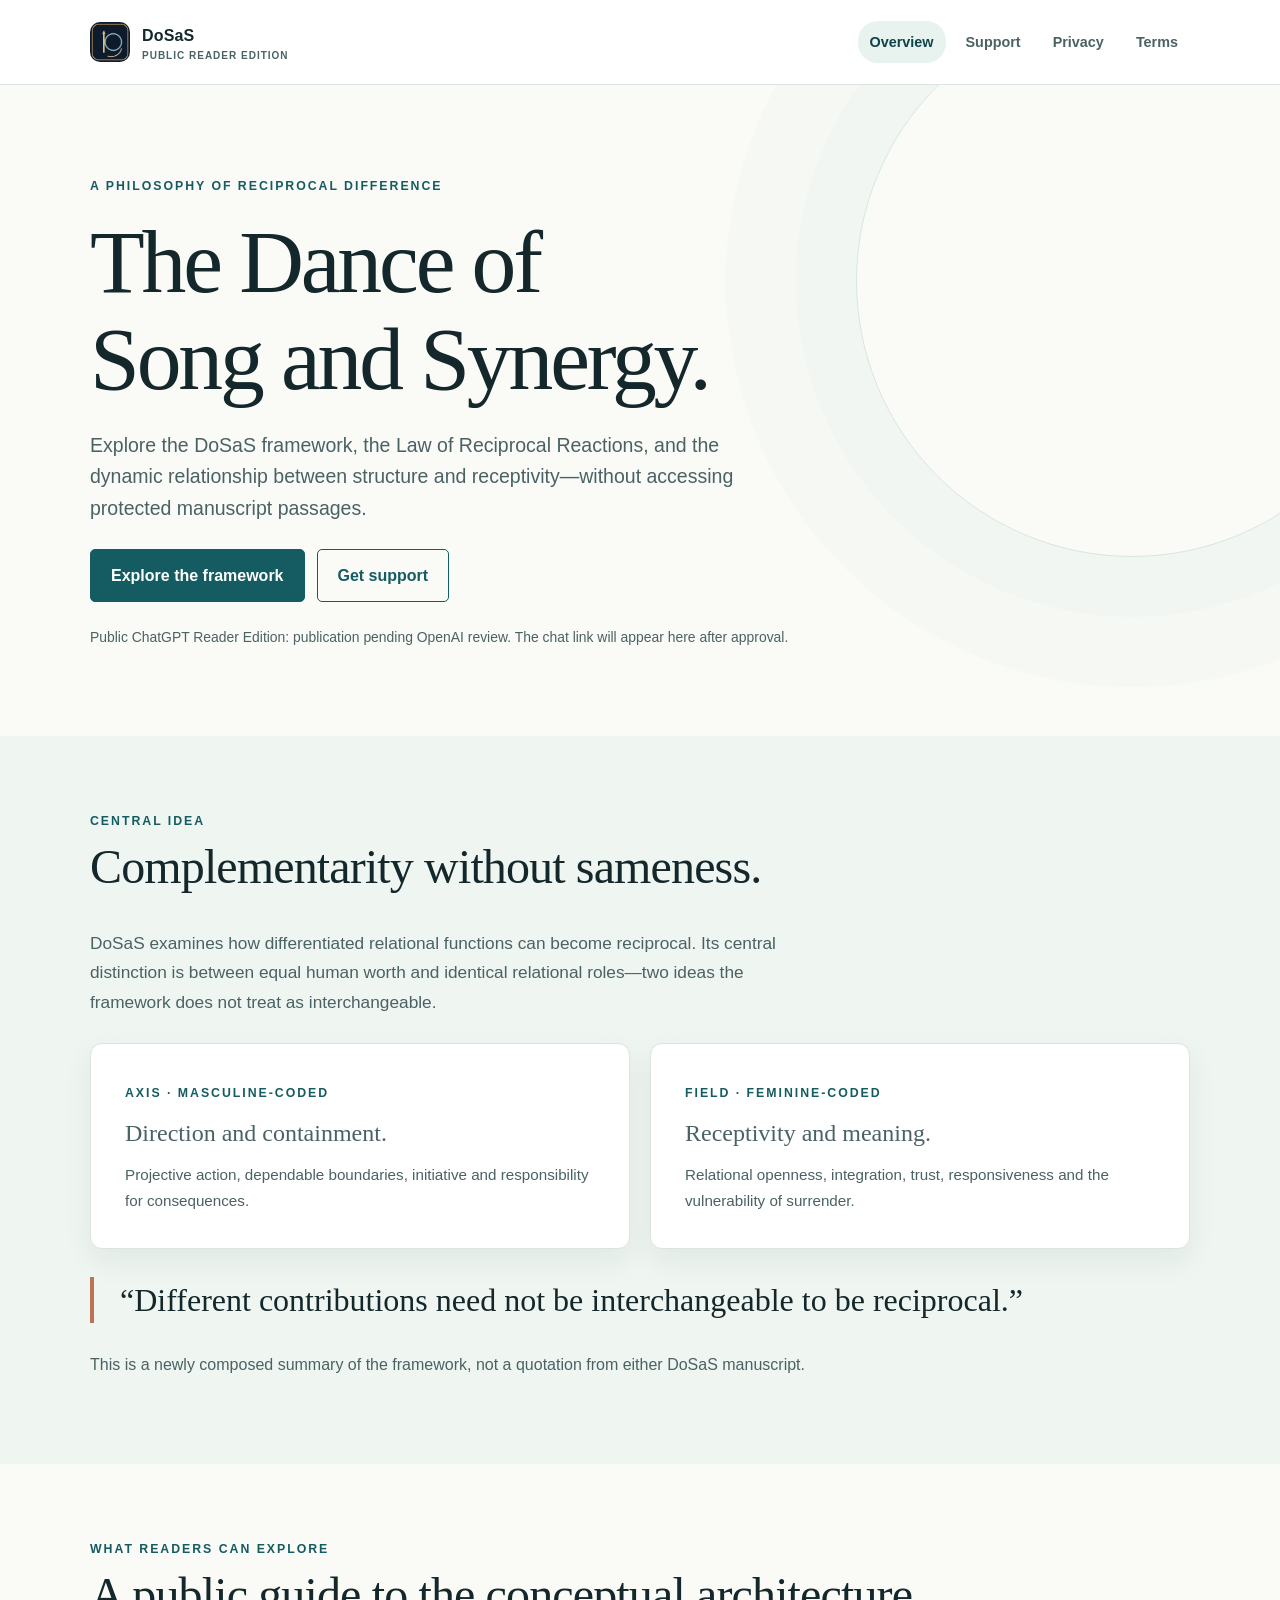
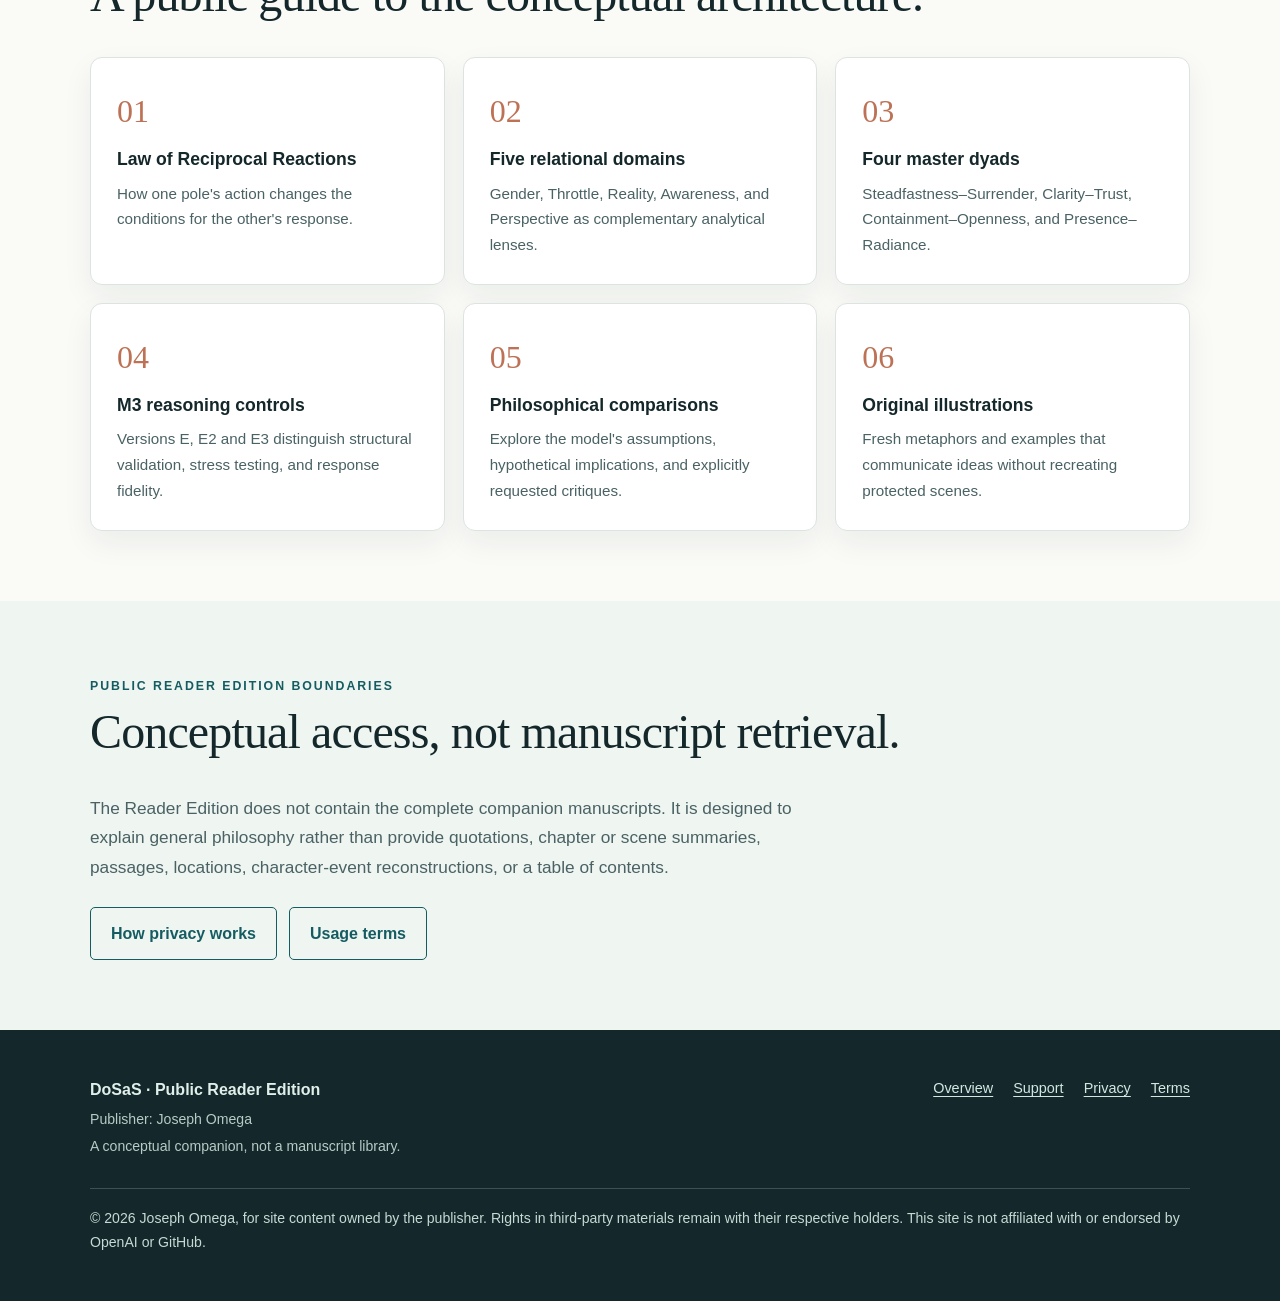
<file: index.html>
<!doctype html>
<html lang="en"><head>
<meta charset="utf-8"><meta name="viewport" content="width=device-width,initial-scale=1">
<meta name="color-scheme" content="light"><meta name="referrer" content="strict-origin-when-cross-origin">
<title>Overview · DoSaS Reader Edition</title>
<meta name="description" content="Learn about DoSaS, Axis–Field polarity and the Law of Reciprocal Reactions in the public Reader Edition.">
<link rel="icon" type="image/png" href="assets/dosas-reader.png">
<link rel="stylesheet" href="assets/styles.css">
</head><body>
<a class="skip" href="#main">Skip to content</a>
<header class="site-header"><div class="wrap nav">
<a class="brand" href="index.html" aria-label="DoSaS Reader Edition home"><img src="assets/dosas-reader.png" alt="" width="40" height="40"><span>DoSaS<small>Public Reader Edition</small></span></a>
<nav class="nav-links" aria-label="Primary"><a href="index.html" aria-current="page">Overview</a><a href="support.html">Support</a><a href="privacy.html">Privacy</a><a href="terms.html">Terms</a></nav></div></header>
<main id="main">
<section class="hero"><div class="wrap">
<span class="eyebrow">A philosophy of reciprocal difference</span>
<h1>The Dance of<br>Song and Synergy.</h1>
<p class="lead">Explore the DoSaS framework, the Law of Reciprocal Reactions, and the dynamic relationship between structure and receptivity—without accessing protected manuscript passages.</p>
<div class="buttons"><a class="btn" href="#framework">Explore the framework</a><a class="btn btn-light" href="support.html">Get support</a></div>
<p class="meta" style="margin-top:24px">Public ChatGPT Reader Edition: publication pending OpenAI review. The chat link will appear here after approval.</p>
</div></section>
<section class="section alt" id="framework"><div class="wrap"><span class="eyebrow">Central idea</span><h2>Complementarity without sameness.</h2><p class="section-intro">DoSaS examines how differentiated relational functions can become reciprocal. Its central distinction is between equal human worth and identical relational roles—two ideas the framework does not treat as interchangeable.</p>
<div class="duo"><div class="card"><span class="eyebrow">Axis · masculine-coded</span><p><strong>Direction and containment.</strong></p><p>Projective action, dependable boundaries, initiative and responsibility for consequences.</p></div><div class="card"><span class="eyebrow">Field · feminine-coded</span><p><strong>Receptivity and meaning.</strong></p><p>Relational openness, integration, trust, responsiveness and the vulnerability of surrender.</p></div></div>
<p class="quote">“Different contributions need not be interchangeable to be reciprocal.”</p>
<p class="muted">This is a newly composed summary of the framework, not a quotation from either DoSaS manuscript.</p></div></section>
<section class="section"><div class="wrap"><span class="eyebrow">What readers can explore</span><h2>A public guide to the conceptual architecture.</h2>
<div class="grid"><div class="card"><span class="n">01</span><h3>Law of Reciprocal Reactions</h3><p>How one pole's action changes the conditions for the other's response.</p></div><div class="card"><span class="n">02</span><h3>Five relational domains</h3><p>Gender, Throttle, Reality, Awareness, and Perspective as complementary analytical lenses.</p></div><div class="card"><span class="n">03</span><h3>Four master dyads</h3><p>Steadfastness–Surrender, Clarity–Trust, Containment–Openness, and Presence–Radiance.</p></div><div class="card"><span class="n">04</span><h3>M3 reasoning controls</h3><p>Versions E, E2 and E3 distinguish structural validation, stress testing, and response fidelity.</p></div><div class="card"><span class="n">05</span><h3>Philosophical comparisons</h3><p>Explore the model's assumptions, hypothetical implications, and explicitly requested critiques.</p></div><div class="card"><span class="n">06</span><h3>Original illustrations</h3><p>Fresh metaphors and examples that communicate ideas without recreating protected scenes.</p></div></div></div></section>
<section class="section alt"><div class="wrap"><span class="eyebrow">Public Reader Edition boundaries</span><h2>Conceptual access, not manuscript retrieval.</h2><p class="section-intro">The Reader Edition does not contain the complete companion manuscripts. It is designed to explain general philosophy rather than provide quotations, chapter or scene summaries, passages, locations, character-event reconstructions, or a table of contents.</p>
<div class="buttons"><a class="btn btn-light" href="privacy.html">How privacy works</a><a class="btn btn-light" href="terms.html">Usage terms</a></div></div></section>
</main>
<footer class="footer"><div class="wrap"><div class="footer-grid"><div><strong>DoSaS · Public Reader Edition</strong><p>Publisher: Joseph Omega</p><p>A conceptual companion, not a manuscript library.</p></div><nav class="footer-links" aria-label="Footer"><a href="index.html">Overview</a><a href="support.html">Support</a><a href="privacy.html">Privacy</a><a href="terms.html">Terms</a></nav></div><div class="legal">© 2026 Joseph Omega, for site content owned by the publisher. Rights in third-party materials remain with their respective holders. This site is not affiliated with or endorsed by OpenAI or GitHub.</div></div></footer>
</body></html>
</file>
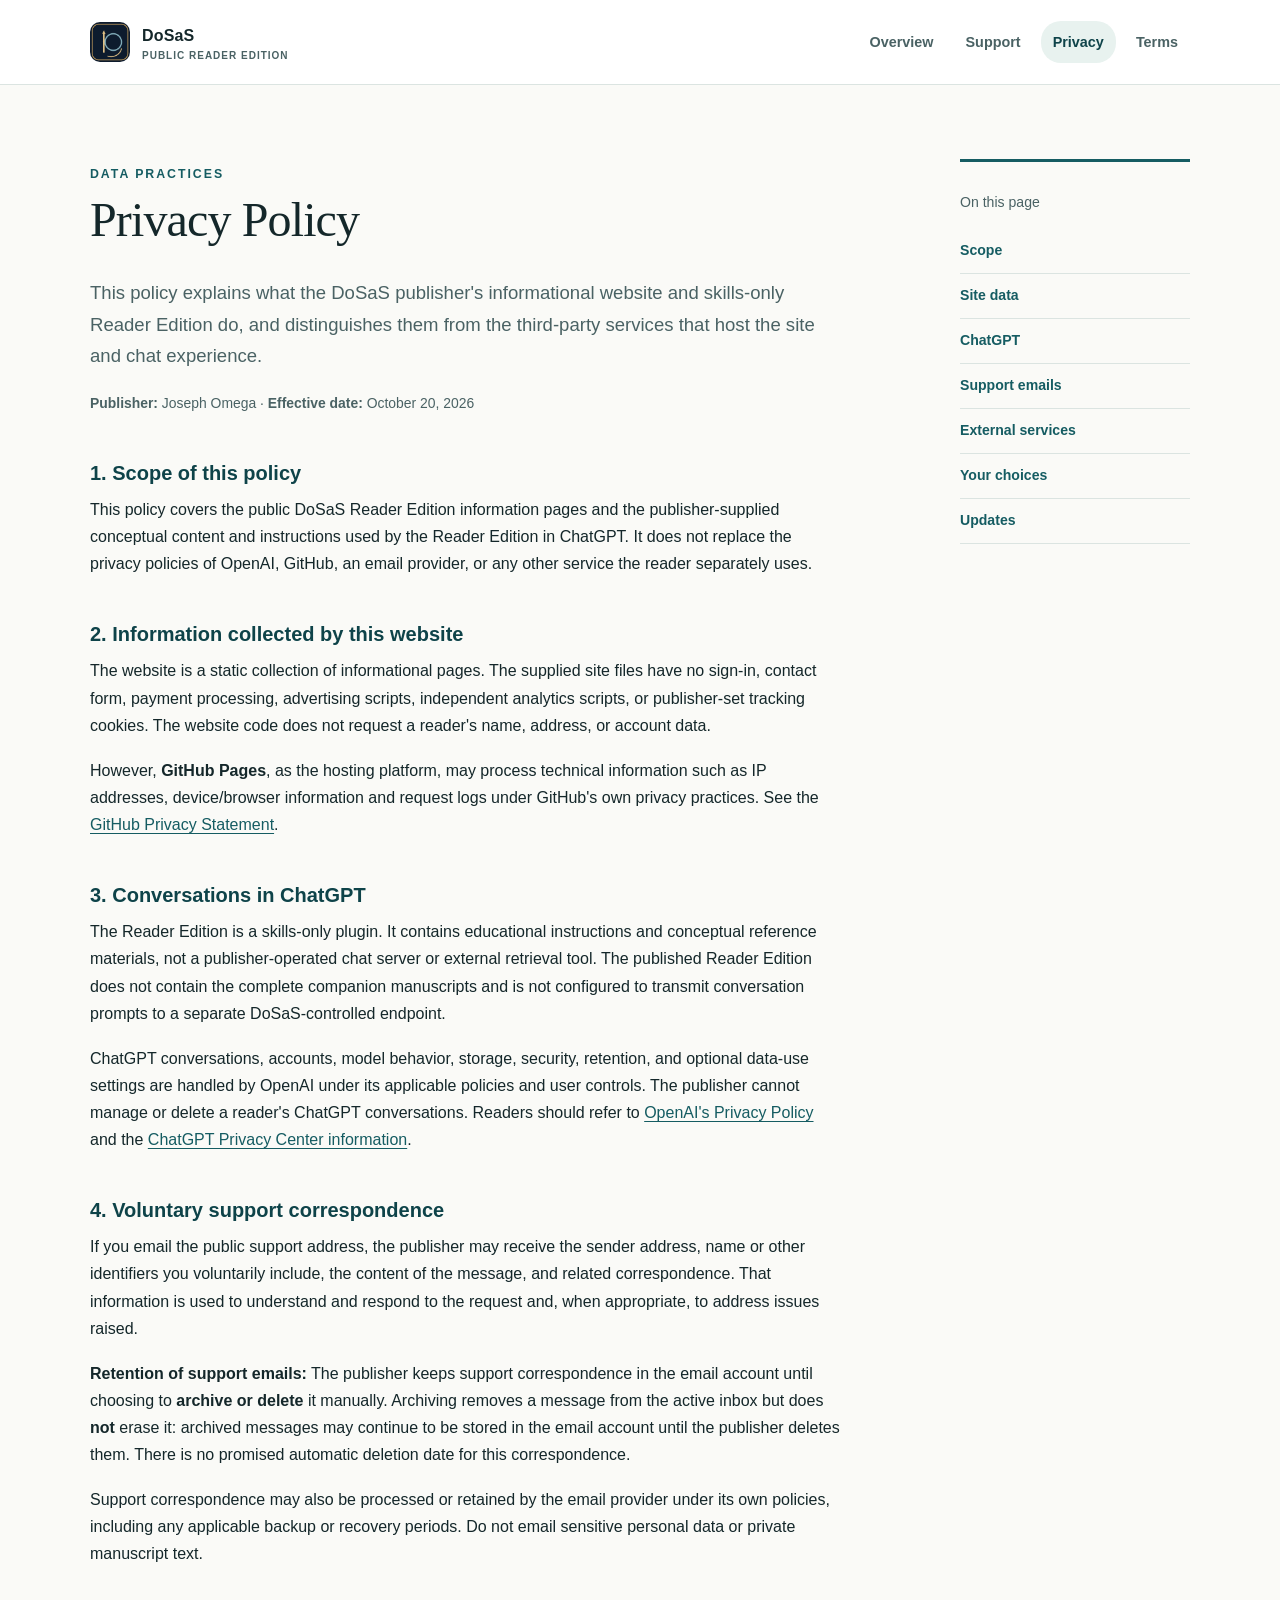
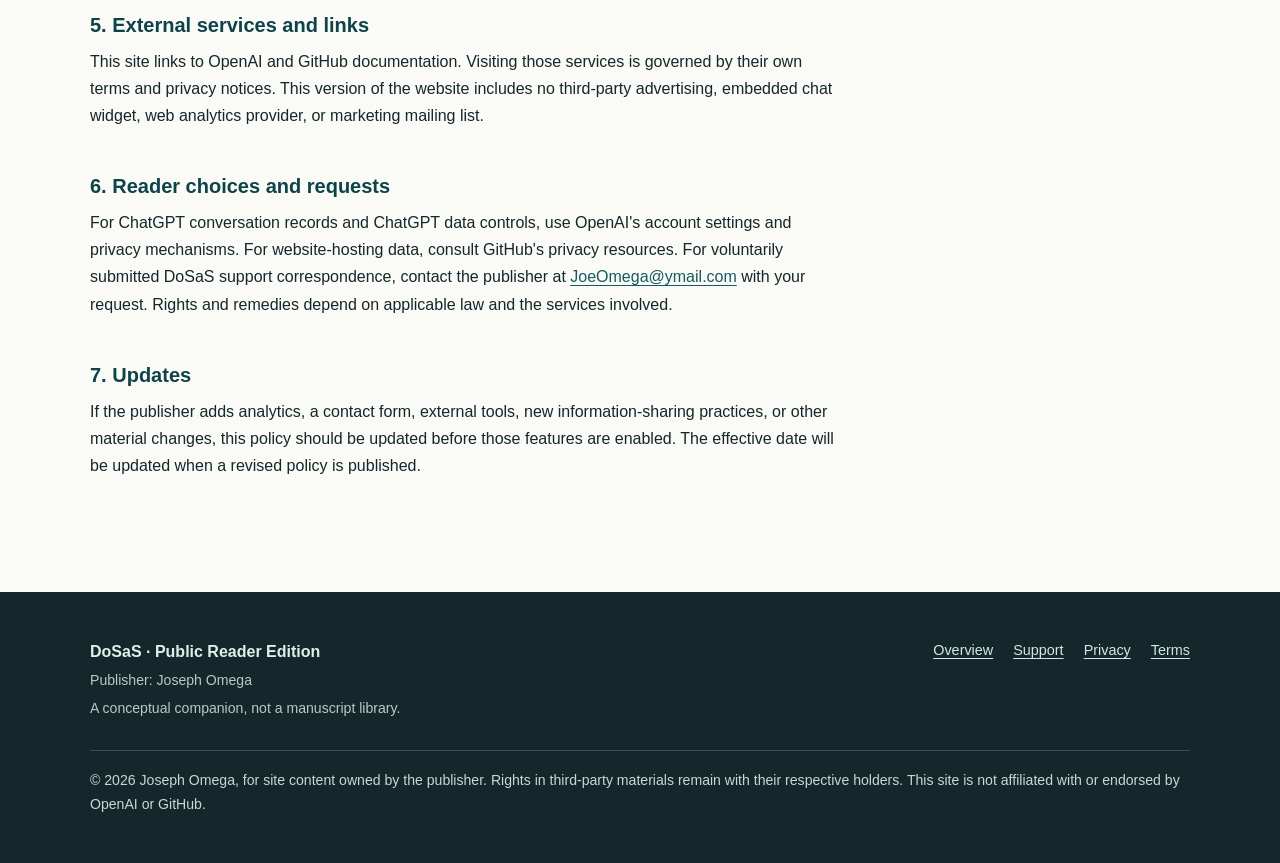
<file: privacy.html>
<!doctype html>
<html lang="en"><head>
<meta charset="utf-8"><meta name="viewport" content="width=device-width,initial-scale=1">
<meta name="color-scheme" content="light"><meta name="referrer" content="strict-origin-when-cross-origin">
<title>Privacy Policy · DoSaS Reader Edition</title>
<meta name="description" content="Privacy policy for the DoSaS public informational pages and skills-only ChatGPT Reader Edition.">
<link rel="icon" type="image/png" href="assets/dosas-reader.png">
<link rel="stylesheet" href="assets/styles.css">
</head><body>
<a class="skip" href="#main">Skip to content</a>
<header class="site-header"><div class="wrap nav">
<a class="brand" href="index.html" aria-label="DoSaS Reader Edition home"><img src="assets/dosas-reader.png" alt="" width="40" height="40"><span>DoSaS<small>Public Reader Edition</small></span></a>
<nav class="nav-links" aria-label="Primary"><a href="index.html">Overview</a><a href="support.html">Support</a><a href="privacy.html" aria-current="page">Privacy</a><a href="terms.html">Terms</a></nav></div></header>
<main id="main"><div class="wrap article-shell"><article class="article">
<span class="eyebrow">Data practices</span><h1>Privacy Policy</h1>
<p class="lede">This policy explains what the DoSaS publisher's informational website and skills-only Reader Edition do, and distinguishes them from the third-party services that host the site and chat experience.</p>
<p class="meta"><strong>Publisher:</strong> Joseph Omega · <strong>Effective date:</strong> <time datetime="2026-10-20">October 20, 2026</time></p>

<h2 id="scope">1. Scope of this policy</h2>
<p>This policy covers the public DoSaS Reader Edition information pages and the publisher-supplied conceptual content and instructions used by the Reader Edition in ChatGPT. It does not replace the privacy policies of OpenAI, GitHub, an email provider, or any other service the reader separately uses.</p>
<h2 id="site">2. Information collected by this website</h2>
<p>The website is a static collection of informational pages. The supplied site files have no sign-in, contact form, payment processing, advertising scripts, independent analytics scripts, or publisher-set tracking cookies. The website code does not request a reader's name, address, or account data.</p>
<p>However, <strong>GitHub Pages</strong>, as the hosting platform, may process technical information such as IP addresses, device/browser information and request logs under GitHub's own privacy practices. See the <a href="https://docs.github.com/en/site-policy/privacy-policies/github-general-privacy-statement" rel="noopener noreferrer">GitHub Privacy Statement</a>.</p>
<h2 id="chat">3. Conversations in ChatGPT</h2>
<p>The Reader Edition is a skills-only plugin. It contains educational instructions and conceptual reference materials, not a publisher-operated chat server or external retrieval tool. The published Reader Edition does not contain the complete companion manuscripts and is not configured to transmit conversation prompts to a separate DoSaS-controlled endpoint.</p>
<p>ChatGPT conversations, accounts, model behavior, storage, security, retention, and optional data-use settings are handled by OpenAI under its applicable policies and user controls. The publisher cannot manage or delete a reader's ChatGPT conversations. Readers should refer to <a href="https://openai.com/policies/privacy-policy/" rel="noopener noreferrer">OpenAI's Privacy Policy</a> and the <a href="https://help.openai.com/en/articles/20001488-privacy-center-in-chatgpt" rel="noopener noreferrer">ChatGPT Privacy Center information</a>.</p>
<h2 id="support">4. Voluntary support correspondence</h2>
<p>If you email the public support address, the publisher may receive the sender address, name or other identifiers you voluntarily include, the content of the message, and related correspondence. That information is used to understand and respond to the request and, when appropriate, to address issues raised.</p>
<p><strong>Retention of support emails:</strong> The publisher keeps support correspondence in the email account until choosing to <strong>archive or delete</strong> it manually. Archiving removes a message from the active inbox but does <strong>not</strong> erase it: archived messages may continue to be stored in the email account until the publisher deletes them. There is no promised automatic deletion date for this correspondence.</p>
<p>Support correspondence may also be processed or retained by the email provider under its own policies, including any applicable backup or recovery periods. Do not email sensitive personal data or private manuscript text.</p>
<h2 id="sharing">5. External services and links</h2>
<p>This site links to OpenAI and GitHub documentation. Visiting those services is governed by their own terms and privacy notices. This version of the website includes no third-party advertising, embedded chat widget, web analytics provider, or marketing mailing list.</p>
<h2 id="choices">6. Reader choices and requests</h2>
<p>For ChatGPT conversation records and ChatGPT data controls, use OpenAI's account settings and privacy mechanisms. For website-hosting data, consult GitHub's privacy resources. For voluntarily submitted DoSaS support correspondence, contact the publisher at <a href="mailto:JoeOmega@ymail.com">JoeOmega@ymail.com</a> with your request. Rights and remedies depend on applicable law and the services involved.</p>
<h2 id="updates">7. Updates</h2>
<p>If the publisher adds analytics, a contact form, external tools, new information-sharing practices, or other material changes, this policy should be updated before those features are enabled. The effective date will be updated when a revised policy is published.</p>
</article><aside class="sidebar" aria-label="On this page"><p>On this page</p><a href="#scope">Scope</a><a href="#site">Site data</a><a href="#chat">ChatGPT</a><a href="#support">Support emails</a><a href="#sharing">External services</a><a href="#choices">Your choices</a><a href="#updates">Updates</a></aside></div></main>
<footer class="footer"><div class="wrap"><div class="footer-grid"><div><strong>DoSaS · Public Reader Edition</strong><p>Publisher: Joseph Omega</p><p>A conceptual companion, not a manuscript library.</p></div><nav class="footer-links" aria-label="Footer"><a href="index.html">Overview</a><a href="support.html">Support</a><a href="privacy.html">Privacy</a><a href="terms.html">Terms</a></nav></div><div class="legal">© 2026 Joseph Omega, for site content owned by the publisher. Rights in third-party materials remain with their respective holders. This site is not affiliated with or endorsed by OpenAI or GitHub.</div></div></footer>
</body></html>
</file>
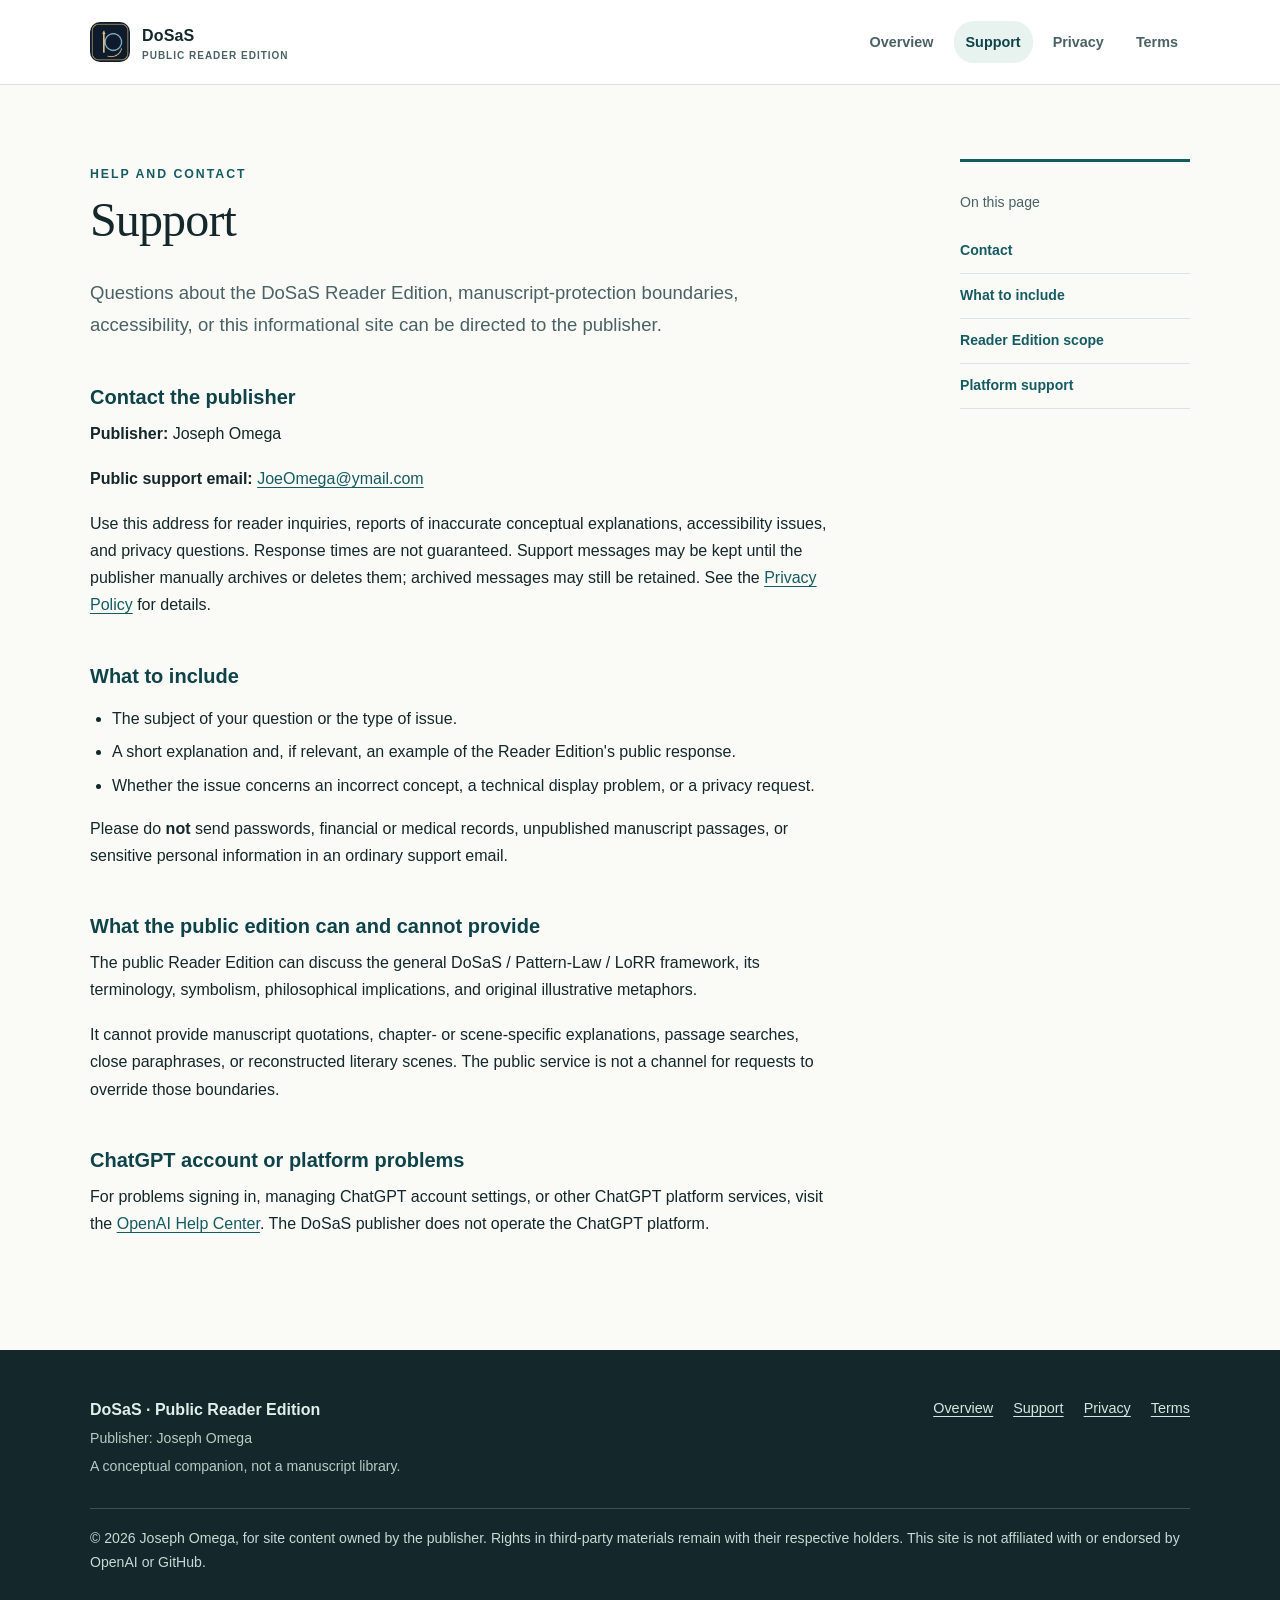
<file: support.html>
<!doctype html>
<html lang="en"><head>
<meta charset="utf-8"><meta name="viewport" content="width=device-width,initial-scale=1">
<meta name="color-scheme" content="light"><meta name="referrer" content="strict-origin-when-cross-origin">
<title>Support · DoSaS Reader Edition</title>
<meta name="description" content="Get help with the public DoSaS Reader Edition and understand its manuscript protection boundaries.">
<link rel="icon" type="image/png" href="assets/dosas-reader.png">
<link rel="stylesheet" href="assets/styles.css">
</head><body>
<a class="skip" href="#main">Skip to content</a>
<header class="site-header"><div class="wrap nav">
<a class="brand" href="index.html" aria-label="DoSaS Reader Edition home"><img src="assets/dosas-reader.png" alt="" width="40" height="40"><span>DoSaS<small>Public Reader Edition</small></span></a>
<nav class="nav-links" aria-label="Primary"><a href="index.html">Overview</a><a href="support.html" aria-current="page">Support</a><a href="privacy.html">Privacy</a><a href="terms.html">Terms</a></nav></div></header>
<main id="main"><div class="wrap article-shell"><article class="article">
<span class="eyebrow">Help and contact</span><h1>Support</h1>
<p class="lede">Questions about the DoSaS Reader Edition, manuscript-protection boundaries, accessibility, or this informational site can be directed to the publisher.</p>
<h2 id="contact">Contact the publisher</h2>
<p><strong>Publisher:</strong> Joseph Omega</p>
<p><strong>Public support email:</strong> <a href="mailto:JoeOmega@ymail.com">JoeOmega@ymail.com</a></p>
<p>Use this address for reader inquiries, reports of inaccurate conceptual explanations, accessibility issues, and privacy questions. Response times are not guaranteed. Support messages may be kept until the publisher manually archives or deletes them; archived messages may still be retained. See the <a href="privacy.html#support">Privacy Policy</a> for details.</p>
<h2 id="include">What to include</h2>
<ul><li>The subject of your question or the type of issue.</li><li>A short explanation and, if relevant, an example of the Reader Edition's public response.</li><li>Whether the issue concerns an incorrect concept, a technical display problem, or a privacy request.</li></ul>
<p>Please do <strong>not</strong> send passwords, financial or medical records, unpublished manuscript passages, or sensitive personal information in an ordinary support email.</p>
<h2 id="scope">What the public edition can and cannot provide</h2>
<p>The public Reader Edition can discuss the general DoSaS / Pattern-Law / LoRR framework, its terminology, symbolism, philosophical implications, and original illustrative metaphors.</p>
<p>It cannot provide manuscript quotations, chapter- or scene-specific explanations, passage searches, close paraphrases, or reconstructed literary scenes. The public service is not a channel for requests to override those boundaries.</p>
<h2 id="chatgpt">ChatGPT account or platform problems</h2>
<p>For problems signing in, managing ChatGPT account settings, or other ChatGPT platform services, visit the <a href="https://help.openai.com/" rel="noopener noreferrer">OpenAI Help Center</a>. The DoSaS publisher does not operate the ChatGPT platform.</p>
</article><aside class="sidebar" aria-label="On this page"><p>On this page</p><a href="#contact">Contact</a><a href="#include">What to include</a><a href="#scope">Reader Edition scope</a><a href="#chatgpt">Platform support</a></aside></div></main>
<footer class="footer"><div class="wrap"><div class="footer-grid"><div><strong>DoSaS · Public Reader Edition</strong><p>Publisher: Joseph Omega</p><p>A conceptual companion, not a manuscript library.</p></div><nav class="footer-links" aria-label="Footer"><a href="index.html">Overview</a><a href="support.html">Support</a><a href="privacy.html">Privacy</a><a href="terms.html">Terms</a></nav></div><div class="legal">© 2026 Joseph Omega, for site content owned by the publisher. Rights in third-party materials remain with their respective holders. This site is not affiliated with or endorsed by OpenAI or GitHub.</div></div></footer>
</body></html>
</file>
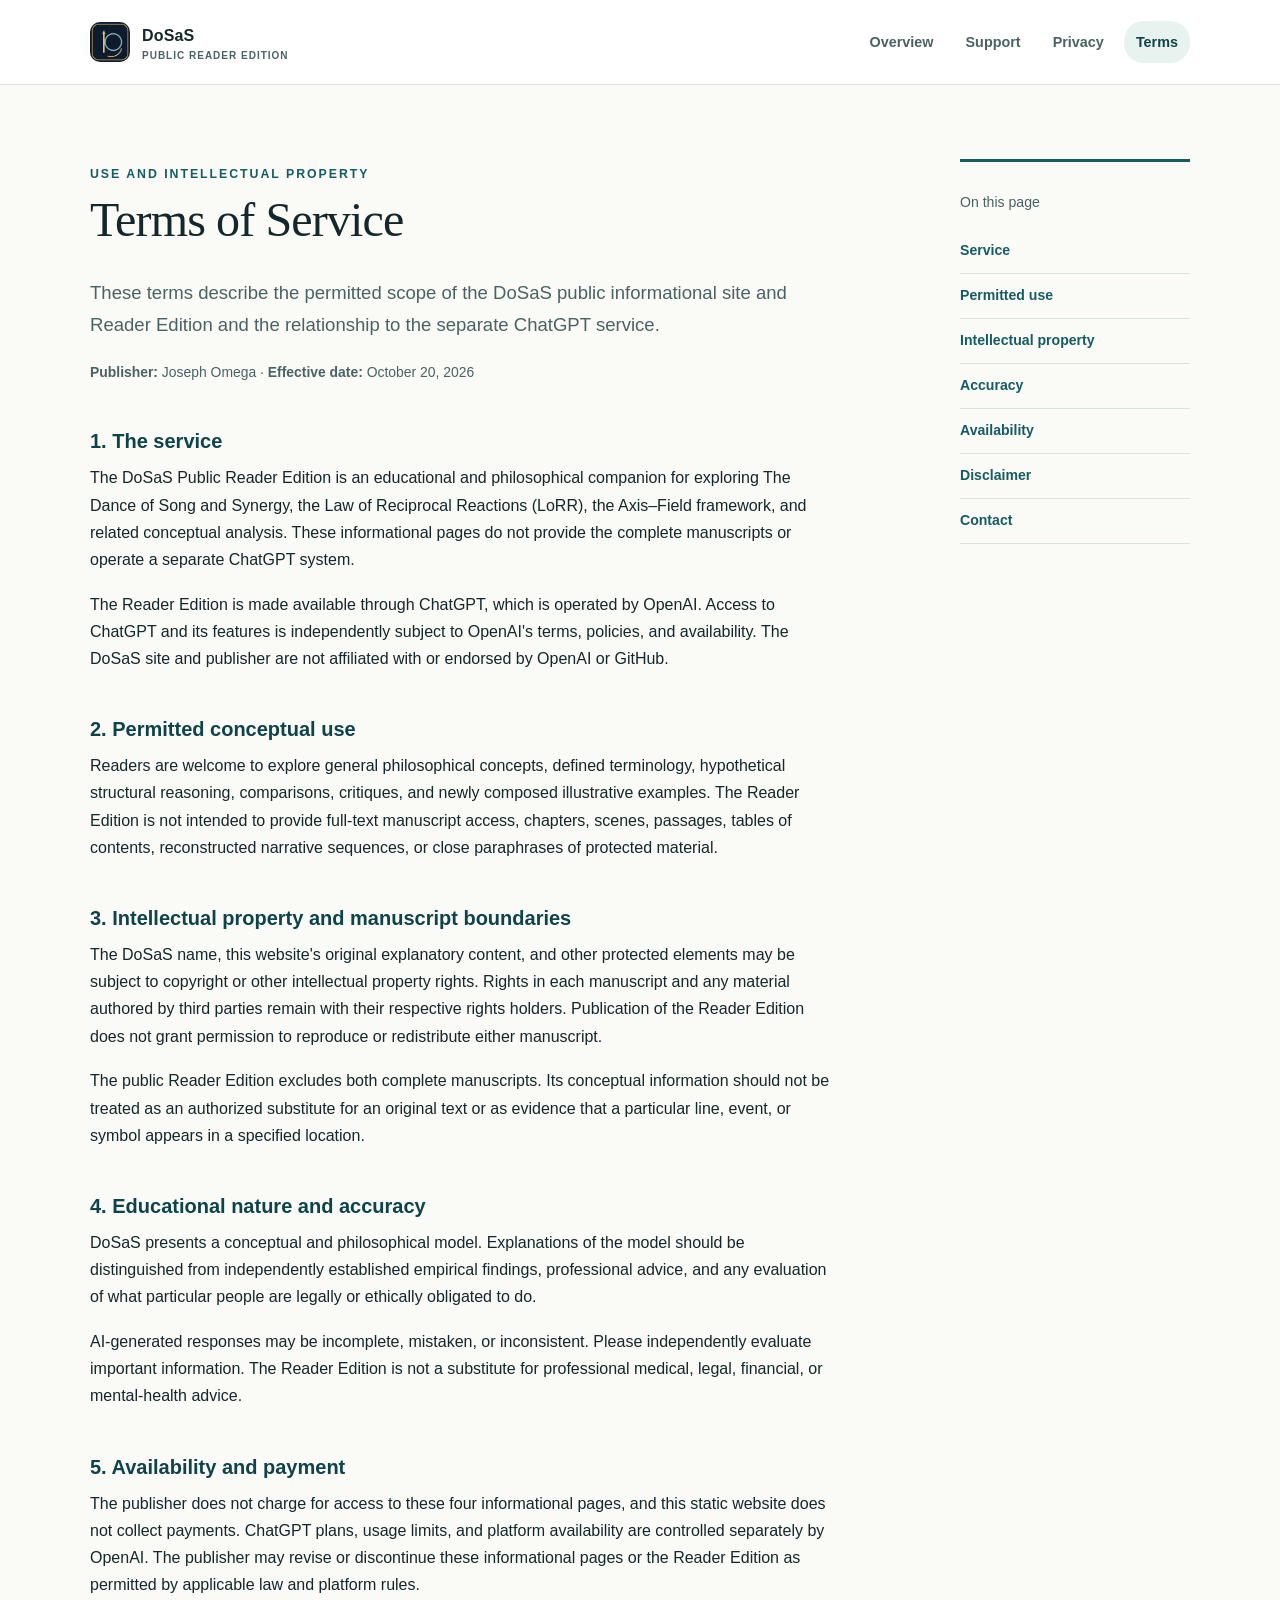
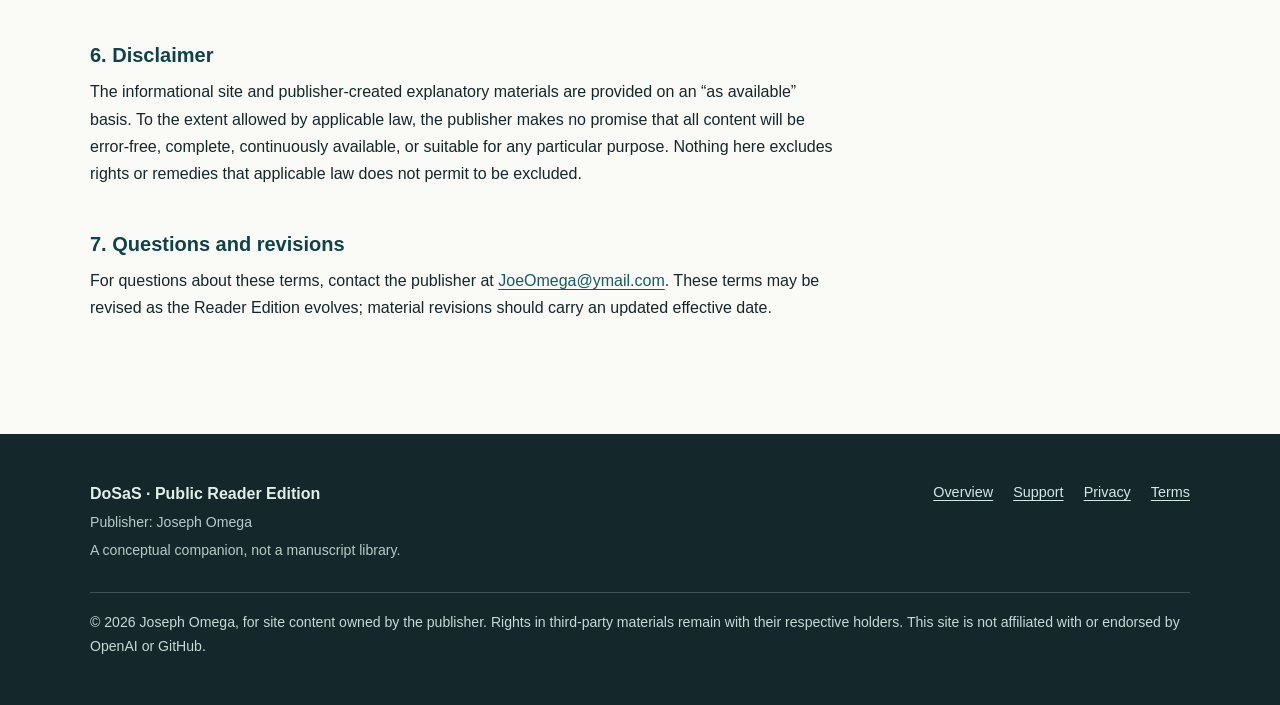
<file: terms.html>
<!doctype html>
<html lang="en"><head>
<meta charset="utf-8"><meta name="viewport" content="width=device-width,initial-scale=1">
<meta name="color-scheme" content="light"><meta name="referrer" content="strict-origin-when-cross-origin">
<title>Terms of Service · DoSaS Reader Edition</title>
<meta name="description" content="Terms for DoSaS Public Reader Edition, educational use and manuscript-protection boundaries.">
<link rel="icon" type="image/png" href="assets/dosas-reader.png">
<link rel="stylesheet" href="assets/styles.css">
</head><body>
<a class="skip" href="#main">Skip to content</a>
<header class="site-header"><div class="wrap nav">
<a class="brand" href="index.html" aria-label="DoSaS Reader Edition home"><img src="assets/dosas-reader.png" alt="" width="40" height="40"><span>DoSaS<small>Public Reader Edition</small></span></a>
<nav class="nav-links" aria-label="Primary"><a href="index.html">Overview</a><a href="support.html">Support</a><a href="privacy.html">Privacy</a><a href="terms.html" aria-current="page">Terms</a></nav></div></header>
<main id="main"><div class="wrap article-shell"><article class="article">
<span class="eyebrow">Use and intellectual property</span><h1>Terms of Service</h1>
<p class="lede">These terms describe the permitted scope of the DoSaS public informational site and Reader Edition and the relationship to the separate ChatGPT service.</p>
<p class="meta"><strong>Publisher:</strong> Joseph Omega · <strong>Effective date:</strong> <time datetime="2026-10-20">October 20, 2026</time></p>

<h2 id="service">1. The service</h2>
<p>The DoSaS Public Reader Edition is an educational and philosophical companion for exploring The Dance of Song and Synergy, the Law of Reciprocal Reactions (LoRR), the Axis–Field framework, and related conceptual analysis. These informational pages do not provide the complete manuscripts or operate a separate ChatGPT system.</p>
<p>The Reader Edition is made available through ChatGPT, which is operated by OpenAI. Access to ChatGPT and its features is independently subject to OpenAI's terms, policies, and availability. The DoSaS site and publisher are not affiliated with or endorsed by OpenAI or GitHub.</p>
<h2 id="permitted">2. Permitted conceptual use</h2>
<p>Readers are welcome to explore general philosophical concepts, defined terminology, hypothetical structural reasoning, comparisons, critiques, and newly composed illustrative examples. The Reader Edition is not intended to provide full-text manuscript access, chapters, scenes, passages, tables of contents, reconstructed narrative sequences, or close paraphrases of protected material.</p>
<h2 id="ip">3. Intellectual property and manuscript boundaries</h2>
<p>The DoSaS name, this website's original explanatory content, and other protected elements may be subject to copyright or other intellectual property rights. Rights in each manuscript and any material authored by third parties remain with their respective rights holders. Publication of the Reader Edition does not grant permission to reproduce or redistribute either manuscript.</p>
<p>The public Reader Edition excludes both complete manuscripts. Its conceptual information should not be treated as an authorized substitute for an original text or as evidence that a particular line, event, or symbol appears in a specified location.</p>
<h2 id="accuracy">4. Educational nature and accuracy</h2>
<p>DoSaS presents a conceptual and philosophical model. Explanations of the model should be distinguished from independently established empirical findings, professional advice, and any evaluation of what particular people are legally or ethically obligated to do.</p>
<p>AI-generated responses may be incomplete, mistaken, or inconsistent. Please independently evaluate important information. The Reader Edition is not a substitute for professional medical, legal, financial, or mental-health advice.</p>
<h2 id="availability">5. Availability and payment</h2>
<p>The publisher does not charge for access to these four informational pages, and this static website does not collect payments. ChatGPT plans, usage limits, and platform availability are controlled separately by OpenAI. The publisher may revise or discontinue these informational pages or the Reader Edition as permitted by applicable law and platform rules.</p>
<h2 id="disclaimers">6. Disclaimer</h2>
<p>The informational site and publisher-created explanatory materials are provided on an “as available” basis. To the extent allowed by applicable law, the publisher makes no promise that all content will be error-free, complete, continuously available, or suitable for any particular purpose. Nothing here excludes rights or remedies that applicable law does not permit to be excluded.</p>
<h2 id="contact">7. Questions and revisions</h2>
<p>For questions about these terms, contact the publisher at <a href="mailto:JoeOmega@ymail.com">JoeOmega@ymail.com</a>. These terms may be revised as the Reader Edition evolves; material revisions should carry an updated effective date.</p>
</article><aside class="sidebar" aria-label="On this page"><p>On this page</p><a href="#service">Service</a><a href="#permitted">Permitted use</a><a href="#ip">Intellectual property</a><a href="#accuracy">Accuracy</a><a href="#availability">Availability</a><a href="#disclaimers">Disclaimer</a><a href="#contact">Contact</a></aside></div></main>
<footer class="footer"><div class="wrap"><div class="footer-grid"><div><strong>DoSaS · Public Reader Edition</strong><p>Publisher: Joseph Omega</p><p>A conceptual companion, not a manuscript library.</p></div><nav class="footer-links" aria-label="Footer"><a href="index.html">Overview</a><a href="support.html">Support</a><a href="privacy.html">Privacy</a><a href="terms.html">Terms</a></nav></div><div class="legal">© 2026 Joseph Omega, for site content owned by the publisher. Rights in third-party materials remain with their respective holders. This site is not affiliated with or endorsed by OpenAI or GitHub.</div></div></footer>
</body></html>
</file>
<file: assets/styles.css>
:root{--ink:#14272a;--secondary:#4a6264;--sea:#155c62;--ocean:#0e4349;--paper:#fafaf7;--white:#fff;--soft:#e8f2ef;--line:#dbe4e1;--warm:#bd7256;--sans:ui-sans-serif,-apple-system,BlinkMacSystemFont,"Segoe UI",Arial,sans-serif;--serif:Georgia,"Times New Roman",serif}
*{box-sizing:border-box}html{scroll-behavior:smooth}body{margin:0;background:var(--paper);color:var(--ink);font-family:var(--sans);font-size:16px;line-height:1.7;-webkit-font-smoothing:antialiased}
a{color:var(--sea);text-underline-offset:3px}a:focus-visible,button:focus-visible{outline:3px solid var(--warm);outline-offset:3px}.skip{position:absolute;top:-70px;left:12px;padding:10px;background:#fff;z-index:100}.skip:focus{top:12px}
.wrap{width:min(1100px,calc(100% - 48px));margin:0 auto}.site-header{background:#fff;border-bottom:1px solid var(--line)}.nav{display:flex;justify-content:space-between;align-items:center;gap:20px;min-height:84px}.brand{display:flex;align-items:center;gap:12px;text-decoration:none;color:var(--ink);font-weight:800;letter-spacing:.01em;white-space:nowrap}.brand img{width:40px;height:40px;border-radius:10px}.brand small{display:block;font-size:10px;font-weight:600;color:var(--secondary);text-transform:uppercase;letter-spacing:.10em;line-height:1.2}.nav-links{display:flex;flex-wrap:wrap;align-items:center;gap:8px}.nav-links a{text-decoration:none;color:var(--secondary);font-size:.9rem;font-weight:650;padding:9px 12px;border-radius:20px}.nav-links a:hover,.nav-links a[aria-current="page"]{background:var(--soft);color:var(--ocean)}
.eyebrow{font-size:.77rem;font-weight:800;text-transform:uppercase;letter-spacing:.16em;color:var(--sea)}.hero{padding:86px 0 72px;position:relative;overflow:hidden}.hero:before{content:"";position:absolute;right:-10vw;top:-80px;width:550px;height:550px;border:1px solid #d4e7e1;border-radius:50%;box-shadow:0 0 0 60px #eaf2ef66,0 0 0 130px #e7efea44;pointer-events:none}.hero .wrap{position:relative}.hero h1{font-family:var(--serif);font-weight:500;line-height:1.08;font-size:clamp(3.1rem,7vw,5.9rem);max-width:800px;letter-spacing:-.035em;margin:.18em 0 .25em}.hero .lead{max-width:680px;font-size:1.22rem;color:var(--secondary);line-height:1.6}.muted{color:var(--secondary)}.btn{display:inline-flex;align-items:center;justify-content:center;padding:12px 20px;border:1px solid var(--sea);border-radius:5px;text-decoration:none;font-weight:700;background:var(--sea);color:#fff}.btn:hover{background:var(--ocean);color:#fff}.btn-light{background:transparent;color:var(--sea)}.btn-light:hover{background:var(--soft);color:var(--sea)}.buttons{display:flex;flex-wrap:wrap;gap:12px;margin-top:25px}
.notice{display:inline-flex;gap:8px;align-items:center;font-size:.82rem;padding:7px 12px;background:var(--soft);border:1px solid var(--line);color:#225b58;border-radius:999px;font-weight:700}.section{padding:70px 0}.section.alt{background:#eff5f1}.section h2,.article h1{font-family:var(--serif);font-size:clamp(2rem,4vw,3rem);font-weight:500;line-height:1.2;letter-spacing:-.018em;margin:.1em 0 .7em}.section-intro{max-width:730px;color:var(--secondary);font-size:1.08rem}.grid{display:grid;grid-template-columns:repeat(3,minmax(0,1fr));gap:18px;margin-top:29px}.card{background:#fff;border:1px solid var(--line);border-radius:12px;padding:26px;box-shadow:0 12px 30px #173b3510}.card .n{display:block;font-family:var(--serif);font-size:2rem;color:var(--warm);margin-bottom:9px}.card h3{margin:0 0 10px;font-size:1.1rem;line-height:1.3}.card p{margin:0;color:var(--secondary);font-size:.95rem}.duo{display:grid;grid-template-columns:1fr 1fr;gap:20px;margin-top:26px}.duo .card{padding:34px}.duo strong{font-family:var(--serif);font-size:1.5rem;font-weight:500}.duo p{margin-top:8px}.quote{font-family:var(--serif);font-size:clamp(1.3rem,3vw,2rem);line-height:1.45;border-left:4px solid var(--warm);padding-left:26px;margin:28px 0}
.article-shell{display:grid;grid-template-columns:minmax(0,1fr) 230px;gap:60px;padding:74px 0 95px}.article{max-width:750px}.article .lede{font-size:1.16rem;color:var(--secondary);margin-top:-5px}.article h2{margin:2.2em 0 .5em;font-size:1.25rem;color:var(--ocean);line-height:1.3}.article p{margin:.55em 0 1.1em}.article ul{padding-left:22px}.article li{margin:.4em 0}.sidebar{align-self:start;position:sticky;top:35px;border-top:3px solid var(--sea);padding-top:15px}.sidebar p{font-size:.88rem;color:var(--secondary)}.sidebar a{display:block;text-decoration:none;padding:10px 0;border-bottom:1px solid var(--line);font-size:.88rem;font-weight:700}.callout{border-left:4px solid var(--sea);background:#eef5f2;border-radius:0 8px 8px 0;padding:16px 20px;margin:25px 0}.callout strong{display:block}.prelaunch{border-left-color:var(--warm);background:#fff3ed}.contact-token{font-family:ui-monospace,SFMono-Regular,Consolas,monospace;color:#8b4230;background:#fff1ec;padding:2px 6px;border-radius:4px;word-wrap:break-word}.meta{font-size:.87rem;color:var(--secondary)}.footer{background:var(--ink);color:#e0efea;padding:46px 0}.footer a{color:#d0e8e2}.footer-grid{display:flex;justify-content:space-between;align-items:flex-start;gap:24px}.footer p{margin:4px 0;color:#b7cbc6;font-size:.88rem}.footer-links{display:flex;gap:20px;flex-wrap:wrap;font-size:.9rem}.legal{font-size:.88rem;color:#c4dad4;margin-top:25px;border-top:1px solid #ffffff30;padding-top:18px}
@media(max-width:820px){.grid{grid-template-columns:1fr 1fr}.article-shell{grid-template-columns:1fr;gap:30px}.sidebar{position:static;order:-1;display:flex;flex-wrap:wrap;gap:12px;border-top:0;border-bottom:1px solid var(--line);padding-bottom:18px}.sidebar p{width:100%}.sidebar a{border:0;padding:5px 0}.hero{padding:64px 0 50px}}
@media(max-width:570px){.wrap{width:min(100% - 32px,1100px)}.nav{flex-direction:column;align-items:flex-start;justify-content:center;gap:5px;padding:12px 0}.nav-links a{padding:7px 9px}.hero{padding:48px 0}.hero .lead{font-size:1.06rem}.grid,.duo{grid-template-columns:1fr}.section{padding:48px 0}.footer-grid{display:block}.footer-links{margin-top:15px}.article-shell{padding:44px 0 65px}}
@media(prefers-reduced-motion:reduce){html{scroll-behavior:auto}}
</file>
